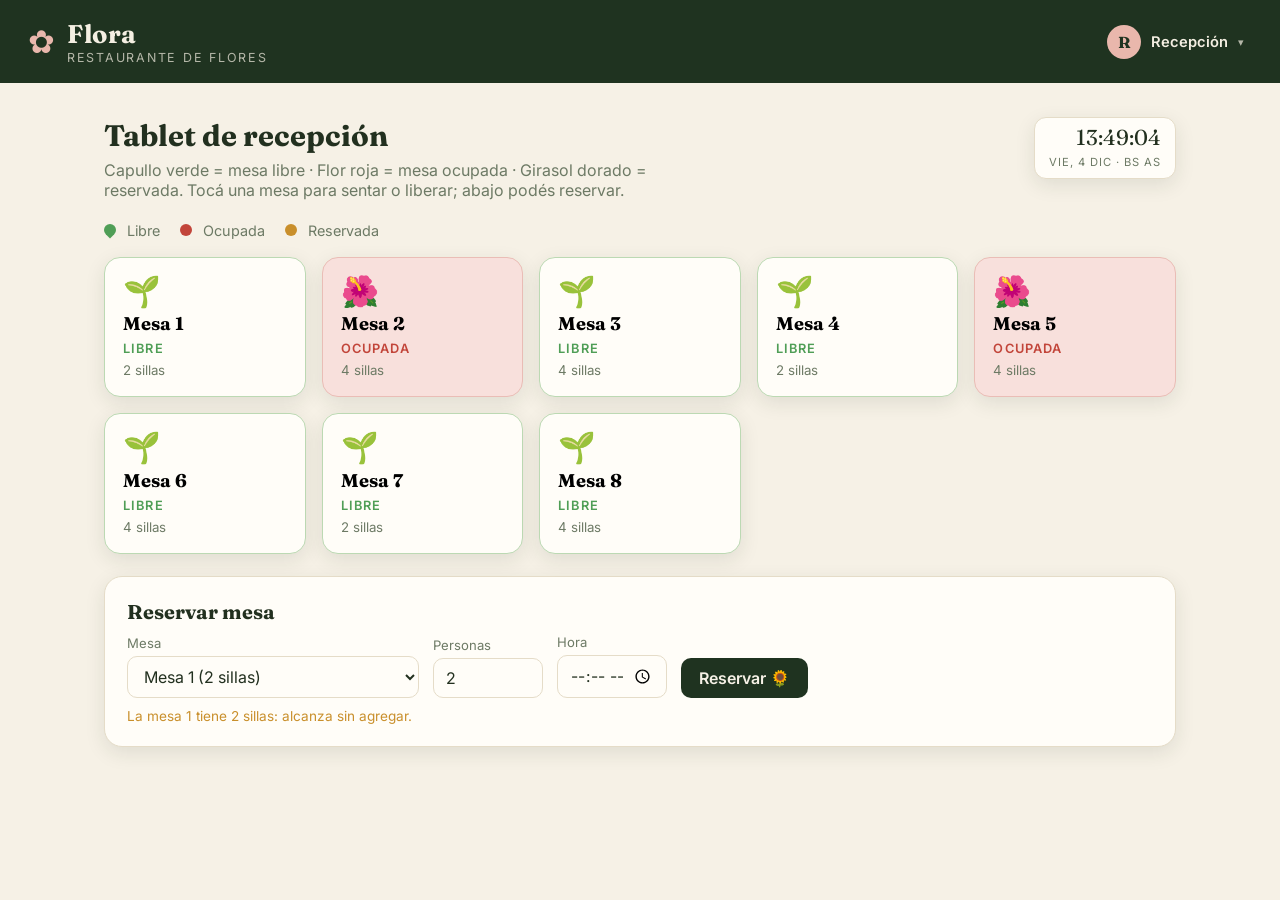
<file: index.html>
<!DOCTYPE html>
<html lang="es">
<head>
<meta charset="UTF-8" />
<meta name="viewport" content="width=device-width, initial-scale=1.0" />
<title>Flora — Restaurante de Flores</title>
<link rel="preconnect" href="https://fonts.googleapis.com" />
<link rel="preconnect" href="https://fonts.gstatic.com" crossorigin />
<link href="https://fonts.googleapis.com/css2?family=Fraunces:opsz,wght@9..144,500;9..144,700&family=Inter:wght@400;500;600;700&display=swap" rel="stylesheet" />
<link rel="stylesheet" href="styles.css" />
</head>
<body>

<header class="topbar">
  <div class="brand">
    <span class="brand-mark">✿</span>
    <div>
      <h1>Flora</h1>
      <p>Restaurante de flores</p>
    </div>
  </div>
  <div class="userbox" id="userbox">
    <button class="user-btn" id="user-btn" aria-haspopup="true" aria-expanded="false">
      <span class="user-avatar" id="user-avatar">R</span>
      <span class="user-name" id="user-name">Recepción</span>
      <span class="user-caret">▾</span>
    </button>
    <div class="user-menu" id="user-menu" role="menu">
      <button class="user-item is-active" data-view="recepcion">Recepción</button>
      <button class="user-item" data-view="menu">Menú</button>
      <button class="user-item" data-view="cocina">Cocina</button>
      <button class="user-item" data-view="mozo1">Mozo 1</button>
      <button class="user-item" data-view="mozo2">Mozo 2</button>
      <button class="user-item" data-view="app">App virtual</button>
      <button class="user-item" data-view="admin">Admin</button>
      <div class="user-sep"></div>
      <button class="user-item danger" id="reset-btn">↺ Resetear datos</button>
    </div>
  </div>

</header>

<main class="wrap">

  <!-- RECEPCIÓN -->
  <section class="view is-active" id="view-recepcion">
    <div class="view-head head-row">
      <div>
        <h2>Tablet de recepción</h2>
        <p>Capullo verde = mesa libre · Flor roja = mesa ocupada · Girasol dorado = reservada. Tocá una mesa para sentar o liberar; abajo podés reservar.</p>
      </div>
      <div class="clock" id="clock">
        <span class="clock-time" id="clock-time">--:--</span>
        <span class="clock-zone" id="clock-date">Buenos Aires</span>
      </div>
    </div>
    <div class="legend">
      <span><i class="bud"></i> Libre</span>
      <span><i class="bloom"></i> Ocupada</span>
      <span><i class="sunflower"></i> Reservada</span>
    </div>
    <div class="table-grid" id="table-grid"></div>

    <div class="card reserve">
      <h3>Reservar mesa</h3>
      <form id="reserva-form">
        <label>Mesa
          <select id="res-mesa"></select>
        </label>
        <label>Personas
          <input id="res-personas" type="number" min="1" max="12" value="2" />
        </label>
        <label>Hora
          <input id="res-hora" type="time" />
        </label>
        <button class="btn" type="submit">Reservar 🌻</button>
      </form>
      <p class="sillas-note" id="res-nota"></p>
    </div>
  </section>

  <!-- MENÚ -->
  <section class="view" id="view-menu">
    <div class="view-head">
      <h2>Menú virtual</h2>
      <p>Los platos con flor suman puntos. Tocá el botón para confirmar el pedido. La flor de cerámica 🏺 es una experiencia aparte: no se puede pedir junto con comida.</p>
    </div>
    <div class="menu-bar">
      <label>Mesa</label>
      <select id="menu-mesa"></select>
      <span class="pill" id="menu-rango"></span>
    </div>
    <div class="menu-list" id="menu-list"></div>
    <div class="ticket" id="ticket"></div>
  </section>

  <!-- COCINA -->
  <section class="view" id="view-cocina">
    <div class="view-head">
      <h2>Pantalla de cocina <span class="role">vista chef</span></h2>
      <p>Comandas entrantes con su número de mesa. Cuando el plato sale, marcalo como listo.</p>
    </div>
    <div class="kds" id="kds-chef"></div>
  </section>

  <!-- MOZO -->
  <section class="view" id="view-mozo">
    <div class="view-head">
      <h2>Pantalla del mozo <span class="role" id="mozo-role">mozo 1</span></h2>
      <p id="mozo-desc">Qué retirar de cocina y a qué mesa llevarlo. Confirmá la entrega al dejar el pedido.</p>
    </div>
    <div class="kds" id="kds-mozo"></div>
  </section>

  <!-- ADMIN -->
  <section class="view" id="view-admin">
    <div class="view-head">
      <h2>Panel de administración <span class="role">vista admin</span></h2>
      <p>Los tres procesos del local: venta de infusiones y comidas, mantenimiento de stock y rendimiento de costos.</p>
    </div>

    <div class="card">
      <h3>Venta de infusiones / comidas</h3>
      <p class="muted small">Seguimiento del circuito por mesa. Se repite si el cliente pide más.</p>
      <div class="flow-grid" id="admin-flujo"></div>
    </div>

    <div class="card" style="margin-top:18px">
      <h3>Mantenimiento de stock</h3>
      <p class="muted small">Revisar stock, detectar faltantes, pedir al proveedor y recibir mercadería.</p>
      <table class="adm-table" id="admin-stock"></table>
    </div>

    <div class="card" style="margin-top:18px">
      <h3>Rendimiento de costos</h3>
      <p class="muted small">Costo de elaboración, precio de venta, ganancia y ajuste sugerido.</p>
      <table class="adm-table" id="admin-costos"></table>
      <div class="adm-totales" id="admin-totales"></div>
    </div>
  </section>


  <!-- APP -->
  <section class="view" id="view-app">
    <div class="view-head">
      <h2>App del comensal</h2>
      <p>Cargá el código de tu cuenta para sumar puntos, subir de rango y desbloquear descuentos.</p>
    </div>

    <div class="app-grid">
      <div class="card rank-card">
        <div class="rank-flower" id="rank-flower">🌱</div>
        <h3 id="rank-name">Semilla</h3>
        <p class="muted" id="rank-desc"></p>
        <div class="bar"><span id="rank-bar"></span></div>
        <p class="muted small" id="rank-next"></p>
        <p class="warn small" id="rank-decay"></p>
      </div>

      <div class="card">
        <h3>Canjear código</h3>
        <form id="code-form">
          <input id="code-input" placeholder="FLOR-XXXX" autocomplete="off" />
          <button class="btn" type="submit">Sumar puntos</button>
        </form>
        <p class="feedback" id="code-msg"></p>
        <h4>Códigos pendientes</h4>
        <ul class="codes" id="codes"></ul>
      </div>

      <div class="card missions">
        <h3>Misiones de tu rango</h3>
        <ul id="missions"></ul>
      </div>
    </div>
  </section>

</main>

<div class="toast" id="toast"></div>

<script src="script.js"></script>
</body>
</html>
</file>
<file: styles.css>
:root{
  --paper:#f6f1e6;
  --card:#fffdf8;
  --ink:#22301f;
  --muted:#6d7a65;
  --forest:#1f3320;
  --forest-2:#2f4a30;
  --bud:#4f9e56;
  --bud-soft:#e2f0dc;
  --bloom:#c2453a;
  --bloom-soft:#f8e0dc;
  --gold:#c98f2b;
  --line:#e5dcc8;
  --shadow:0 6px 20px rgba(31,51,32,.10);
  --display:"Fraunces",Georgia,serif;
  --body:"Inter","Segoe UI",sans-serif;
}
*{box-sizing:border-box;margin:0;padding:0}
body{font-family:var(--body);background:var(--paper);color:var(--ink);min-height:100vh}
button,input,select{font-family:inherit;font-size:1rem}
:focus-visible{outline:2px solid var(--bud);outline-offset:2px}

/* topbar */
.topbar{background:var(--forest);color:#f4efe2;padding:18px 28px;display:flex;flex-wrap:wrap;gap:18px;align-items:center;justify-content:space-between}
.brand{display:flex;align-items:center;gap:12px}
.brand-mark{font-size:2rem;color:#e9b7ac}
.brand h1{font-family:var(--display);font-size:1.6rem;font-weight:700;letter-spacing:.5px}
.brand p{font-size:.78rem;opacity:.7;letter-spacing:.14em;text-transform:uppercase}
.tabs{display:flex;gap:6px;flex-wrap:wrap}
.tab{background:transparent;border:1px solid rgba(255,255,255,.18);color:#e8e2d2;padding:9px 16px;border-radius:999px;cursor:pointer;transition:.18s;font-size:.9rem}
.tab:hover{background:rgba(255,255,255,.08)}
.tab.is-active{background:#f4efe2;color:var(--forest);border-color:#f4efe2;font-weight:600}

.wrap{max-width:1120px;margin:0 auto;padding:34px 24px 70px}
.view{display:none;animation:fade .25s ease}
.view.is-active{display:block}
@keyframes fade{from{opacity:0;transform:translateY(6px)}to{opacity:1;transform:none}}
.view-head h2{font-family:var(--display);font-size:1.85rem;margin-bottom:6px}
.view-head p{color:var(--muted);margin-bottom:22px;max-width:62ch}
.role{font-family:var(--body);font-size:.7rem;text-transform:uppercase;letter-spacing:.1em;background:var(--bud-soft);color:var(--forest-2);padding:4px 9px;border-radius:999px;vertical-align:middle}
.muted{color:var(--muted)}
.small{font-size:.83rem}
.warn{color:var(--bloom)}

/* recepcion */
.legend{display:flex;gap:20px;margin-bottom:18px;font-size:.9rem;color:var(--muted)}
.legend i{display:inline-block;width:12px;height:12px;border-radius:50% 50% 50% 0;transform:rotate(-45deg);margin-right:7px}
.legend .bud{background:var(--bud)}
.legend .bloom{background:var(--bloom);border-radius:50%;transform:none}
.legend .sunflower{background:var(--gold);border-radius:50%;transform:none}
.table-grid{display:grid;grid-template-columns:repeat(auto-fill,minmax(180px,1fr));gap:16px}
.mesa{background:var(--card);border:1px solid var(--line);border-radius:16px;padding:18px;cursor:pointer;text-align:left;box-shadow:var(--shadow);transition:.18s;display:flex;flex-direction:column;gap:6px}
.mesa:hover{transform:translateY(-3px)}
.mesa .icon{font-size:1.9rem;line-height:1}
.mesa h3{font-family:var(--display);font-size:1.15rem}
.mesa .state{font-size:.8rem;text-transform:uppercase;letter-spacing:.09em;font-weight:600}
.mesa.libre{border-color:#bcd9b3}
.mesa.libre .state{color:var(--bud)}
.mesa.ocupada{background:var(--bloom-soft);border-color:#eabdb6}
.mesa.ocupada .state{color:var(--bloom)}
.mesa.reservada{background:#f7e9c8;border-color:var(--gold);border-width:2px}
.mesa.reservada .state{color:var(--gold)}

/* reservas */
.reserve{margin-top:22px}
.reserve form{display:flex;align-items:flex-end;gap:14px;flex-wrap:wrap}
.reserve label{display:flex;flex-direction:column;gap:5px;font-size:.82rem;color:var(--muted)}
.reserve input{width:110px}
.sillas-note{margin-top:10px;font-size:.85rem;color:var(--gold);min-height:1.2em}

/* menu */
.menu-bar{display:flex;align-items:center;gap:12px;margin-bottom:20px;flex-wrap:wrap}
.menu-bar label{font-size:.85rem;color:var(--muted)}
select,input{border:1px solid var(--line);background:var(--card);border-radius:10px;padding:9px 12px;color:var(--ink)}
.pill{background:var(--bud-soft);color:var(--forest-2);border-radius:999px;padding:6px 14px;font-size:.83rem;font-weight:600}
.menu-list{display:grid;gap:12px}
.dish{display:flex;align-items:center;gap:16px;background:var(--card);border:1px solid var(--line);border-radius:14px;padding:14px 18px}
.dish-info{flex:1}
.dish-info h4{font-family:var(--display);font-size:1.1rem}
.dish-info p{font-size:.85rem;color:var(--muted)}
.dish .price{font-weight:600;white-space:nowrap}
.flor-btn{background:none;border:none;cursor:pointer;font-size:1.8rem;transition:.18s;filter:grayscale(.15)}
.flor-btn:hover{transform:scale(1.18) rotate(-8deg)}
.flor-btn.plain{opacity:.35}
.points-tag{display:inline-block;background:var(--bud-soft);color:var(--forest-2);font-size:.72rem;font-weight:600;padding:2px 8px;border-radius:999px;margin-left:6px}

.ticket{margin-top:26px;background:var(--card);border:1px solid var(--line);border-radius:16px;padding:20px 22px;box-shadow:var(--shadow)}
.ticket h3{font-family:var(--display);font-size:1.2rem;margin-bottom:12px}
.ticket ul{list-style:none;display:grid;gap:7px;margin-bottom:12px}
.ticket li{display:flex;justify-content:space-between;font-size:.92rem;border-bottom:1px dashed var(--line);padding-bottom:6px}
.ticket .total{display:flex;justify-content:space-between;font-weight:700;font-size:1.05rem;margin-top:8px}
.ticket .disc{color:var(--bud);font-size:.88rem;display:flex;justify-content:space-between}
.code-box{margin-top:14px;background:var(--forest);color:#f4efe2;border-radius:12px;padding:14px 16px;text-align:center}
.code-box strong{font-family:var(--display);font-size:1.4rem;letter-spacing:.14em;display:block;margin-top:4px}

.btn{background:var(--forest);color:#f6f1e6;border:none;border-radius:10px;padding:10px 18px;cursor:pointer;font-weight:600;transition:.18s}
.btn:hover{background:var(--forest-2)}
.btn.ghost{background:transparent;color:var(--forest);border:1px solid var(--forest)}
.btn.bloom{background:var(--bloom)}
.row{display:flex;gap:10px;flex-wrap:wrap;margin-top:6px}

/* cocina */
.kds{display:grid;grid-template-columns:repeat(auto-fill,minmax(240px,1fr));gap:16px}
.comanda{background:var(--card);border:1px solid var(--line);border-left:5px solid var(--gold);border-radius:14px;padding:16px;box-shadow:var(--shadow)}
.comanda.listo{border-left-color:var(--bud)}
.comanda h4{font-family:var(--display);font-size:1.25rem;margin-bottom:8px}
.comanda ul{list-style:none;font-size:.9rem;color:var(--muted);margin-bottom:12px;display:grid;gap:4px}
.status{font-size:.72rem;text-transform:uppercase;letter-spacing:.1em;font-weight:700;color:var(--gold)}
.comanda.listo .status{color:var(--bud)}
.empty{color:var(--muted);font-style:italic}

/* app */
.app-grid{display:grid;grid-template-columns:repeat(auto-fit,minmax(280px,1fr));gap:18px}
.card{background:var(--card);border:1px solid var(--line);border-radius:18px;padding:22px;box-shadow:var(--shadow)}
.card h3{font-family:var(--display);font-size:1.25rem;margin-bottom:10px}
.card h4{font-size:.8rem;text-transform:uppercase;letter-spacing:.1em;color:var(--muted);margin:16px 0 8px}
.rank-card{text-align:center}
.rank-flower{font-size:3.2rem}
.bar{height:9px;background:var(--bud-soft);border-radius:99px;margin:14px 0 8px;overflow:hidden}
.bar span{display:block;height:100%;background:var(--bud);border-radius:99px;transition:width .4s}
#code-form{display:flex;gap:8px;flex-wrap:wrap}
#code-form input{flex:1;min-width:150px;text-transform:uppercase}
.feedback{font-size:.85rem;margin-top:10px;min-height:1.1em}
.feedback.ok{color:var(--bud)}
.feedback.err{color:var(--bloom)}
.codes{list-style:none;display:grid;gap:6px;font-size:.85rem;color:var(--muted)}
.codes li{background:var(--paper);border-radius:8px;padding:7px 10px;display:flex;justify-content:space-between}
.missions ul{list-style:none;display:grid;gap:10px}
.mission{background:var(--paper);border-radius:12px;padding:12px 14px}
.mission strong{display:block;font-size:.95rem}
.mission span{font-size:.82rem;color:var(--muted)}
.mission.done{background:var(--bud-soft)}
.mission.locked{opacity:.55}

.toast{position:fixed;bottom:24px;left:50%;transform:translate(-50%,20px);background:var(--forest);color:#f6f1e6;padding:12px 20px;border-radius:999px;opacity:0;pointer-events:none;transition:.25s;font-size:.9rem;z-index:50}
.toast.show{opacity:1;transform:translate(-50%,0)}

@media(max-width:640px){.topbar{flex-direction:column;align-items:flex-start}.wrap{padding:24px 16px 60px}}

/* ---- reloj recepción ---- */
.head-row{display:flex;justify-content:space-between;align-items:flex-start;gap:18px;flex-wrap:wrap}
.clock{background:var(--card);border:1px solid var(--line);border-radius:12px;padding:8px 14px;text-align:right;box-shadow:var(--shadow)}
.clock-time{display:block;font-family:var(--display);font-size:1.35rem;font-variant-numeric:tabular-nums;line-height:1.1}
.clock-zone{font-size:.7rem;text-transform:uppercase;letter-spacing:.09em;color:var(--muted)}

/* ---- reset ---- */
.reset-btn{background:rgba(255,255,255,.08);border:1px dashed rgba(255,255,255,.35);color:#e8e2d2;padding:7px 13px;border-radius:999px;cursor:pointer;font-size:.78rem}
.reset-btn:hover{background:rgba(255,255,255,.16)}

/* ---- carteles de mesa ---- */
.mesa{position:relative}
.tag-res{align-self:flex-start;background:var(--gold);color:#fff;font-size:.66rem;font-weight:700;letter-spacing:.05em;text-transform:uppercase;padding:3px 9px;border-radius:999px}
.tag-alerta{align-self:flex-start;background:var(--bloom);color:#fff;font-size:.66rem;font-weight:700;letter-spacing:.05em;text-transform:uppercase;padding:3px 9px;border-radius:999px}
.mesa.alerta{border-color:var(--bloom);border-width:2px;box-shadow:0 0 0 3px var(--bloom-soft),var(--shadow);animation:pulseA 1.8s ease-in-out infinite}
@keyframes pulseA{50%{box-shadow:0 0 0 7px rgba(194,69,58,.12),var(--shadow)}}

/* ---- menú: botones en recuadro ---- */
.flor-btn{display:grid;place-items:center;width:52px;height:52px;border-radius:14px;background:var(--bud-soft);border:1px solid #cfe3c6;font-size:1.5rem;cursor:pointer;transition:.18s;filter:none}
.flor-btn:hover{transform:translateY(-2px) scale(1.05);background:#d6ead0}
.flor-btn.plain{opacity:1;background:var(--paper);border-color:var(--line)}
.flor-btn.ceramica{background:#f7e9c8;border-color:var(--gold)}
.flor-btn:disabled{opacity:.35;cursor:not-allowed;transform:none}
.dish.is-blocked{opacity:.6}
.dish-ceramica{border-color:var(--gold);background:#fffaf0}
.block-note{color:var(--gold);font-size:.78rem;margin-top:4px}

/* ---- ticket: eliminar ítem ---- */
.li-right{display:inline-flex;align-items:center;gap:10px}
.del{border:1px solid var(--line);background:var(--paper);color:var(--bloom);width:22px;height:22px;border-radius:50%;font-size:.72rem;line-height:1;cursor:pointer;display:grid;place-items:center;padding:0}
.del:hover{background:var(--bloom);color:#fff;border-color:var(--bloom)}

/* ---- mozo ---- */
.comanda.esperando{border-left-color:#c9c2ae;opacity:.75}
.comanda.esperando .status{color:var(--muted)}

/* ---- selector de usuario ---- */
.userbox{position:relative}
.user-btn{display:flex;align-items:center;gap:10px;background:transparent;border:none;color:#f4efe2;cursor:pointer;padding:6px 8px;border-radius:12px;transition:.18s}
.user-btn:hover{background:rgba(255,255,255,.08)}
.user-avatar{width:34px;height:34px;border-radius:50%;background:#e9b7ac;color:var(--forest);display:grid;place-items:center;font-weight:700;font-family:var(--display);font-size:1rem}
.user-name{font-size:.92rem;font-weight:600}
.user-caret{font-size:.7rem;opacity:.7}
.user-menu{position:absolute;right:0;top:calc(100% + 10px);background:var(--card);border:1px solid var(--line);border-radius:14px;box-shadow:0 12px 30px rgba(31,51,32,.18);padding:6px;display:none;min-width:190px;z-index:60}
.userbox.open .user-menu{display:block}
.user-item{display:block;width:100%;text-align:left;background:none;border:none;color:var(--ink);padding:9px 12px;border-radius:9px;cursor:pointer;font-size:.9rem}
.user-item:hover{background:var(--bud-soft)}
.user-item.is-active{background:var(--bud-soft);font-weight:700}
.user-item.danger{color:var(--bloom)}
.user-sep{height:1px;background:var(--line);margin:6px 4px}

/* ---- admin ---- */
.flow-grid{display:grid;grid-template-columns:repeat(auto-fill,minmax(230px,1fr));gap:14px;margin-top:14px}
.flow-card{background:var(--paper);border:1px solid var(--line);border-radius:14px;padding:14px}
.flow-card h4{font-family:var(--display);font-size:1.05rem;margin-bottom:8px;text-transform:none;letter-spacing:0;color:var(--ink)}
.flow-card ul{list-style:none;display:grid;gap:5px;font-size:.85rem}
.flow-card li{display:flex;gap:7px;align-items:center;color:var(--muted)}
.flow-card li.ok{color:var(--bud);font-weight:600}
.adm-table{width:100%;border-collapse:collapse;margin-top:14px;font-size:.88rem}
.adm-table th{text-align:left;font-size:.72rem;text-transform:uppercase;letter-spacing:.08em;color:var(--muted);padding:6px 8px;border-bottom:1px solid var(--line)}
.adm-table td{padding:8px;border-bottom:1px dashed var(--line);vertical-align:middle}
.adm-table input{width:96px;padding:6px 8px}
.adm-table .btn{padding:6px 12px;font-size:.8rem}
.falta{color:var(--bloom);font-weight:700}
.ok-txt{color:var(--bud);font-weight:600}
.adm-totales{margin-top:14px;display:flex;gap:22px;flex-wrap:wrap;font-weight:700}
</file>
